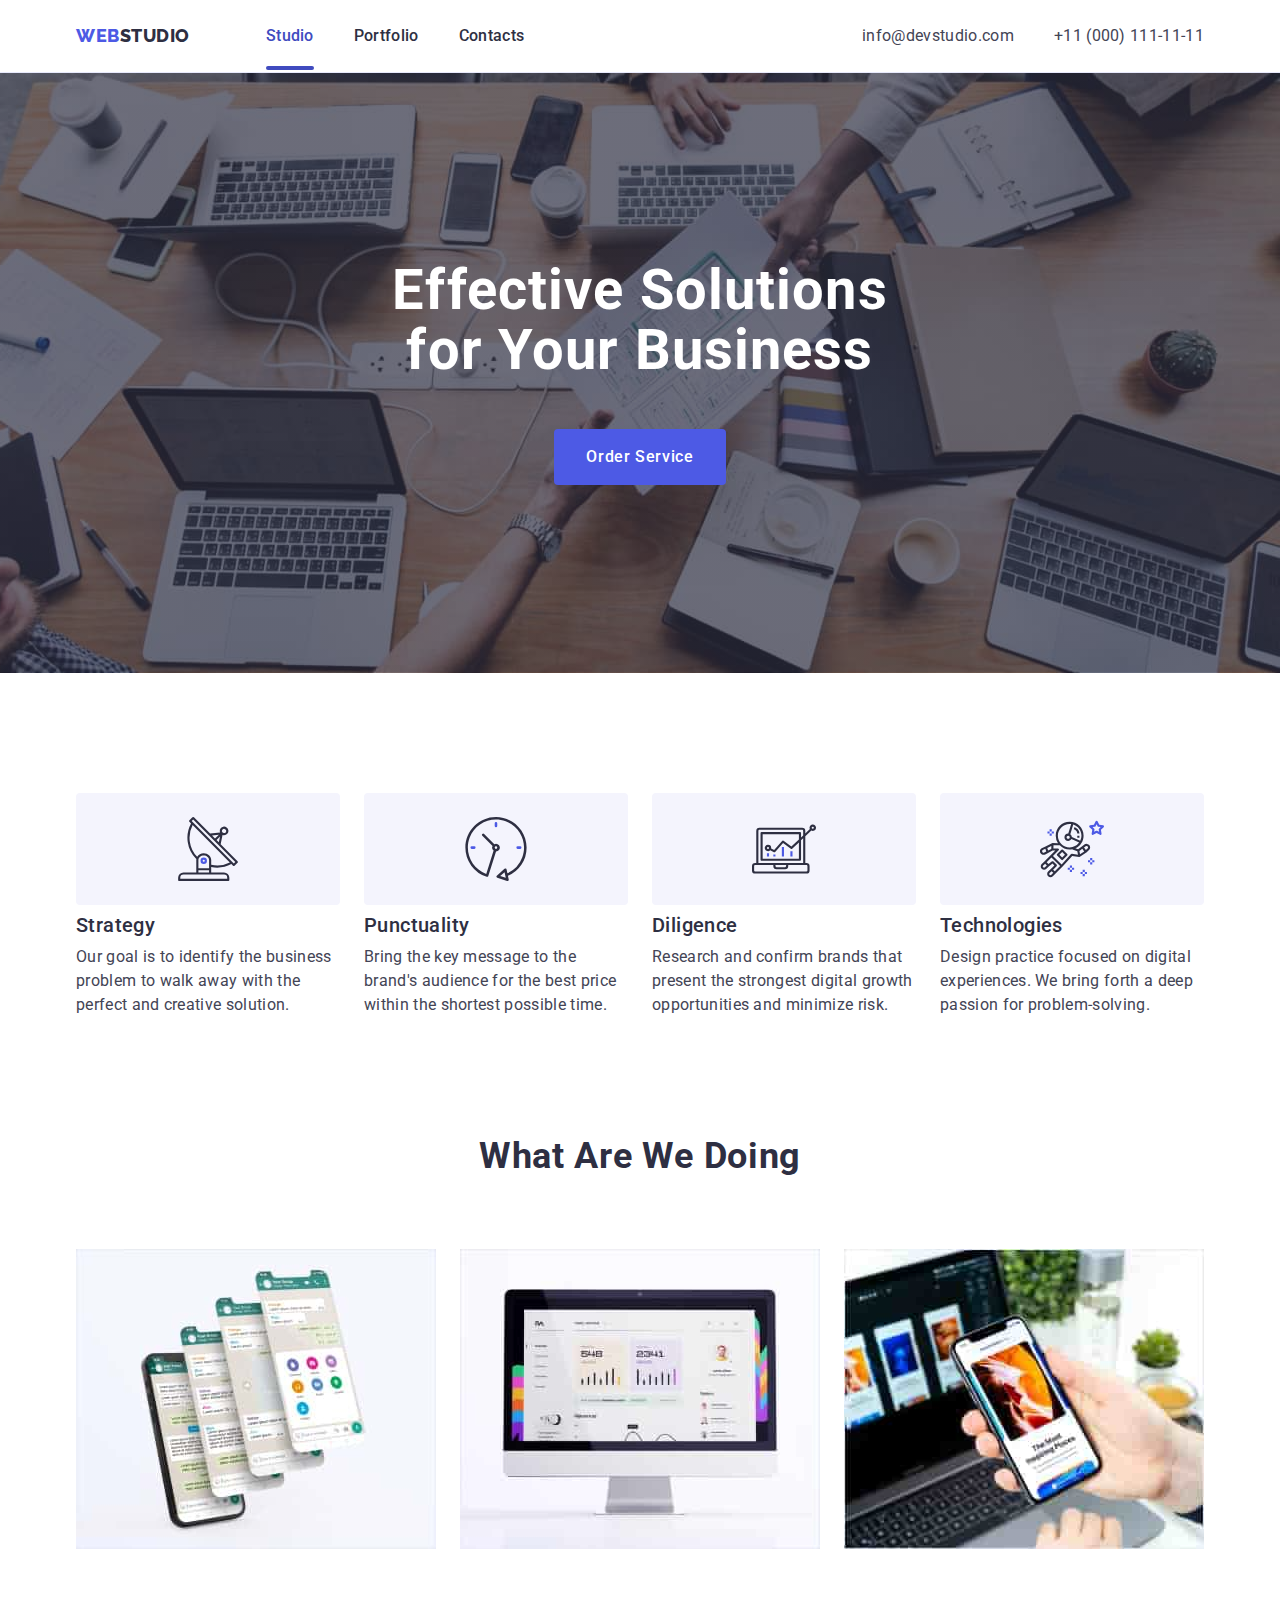
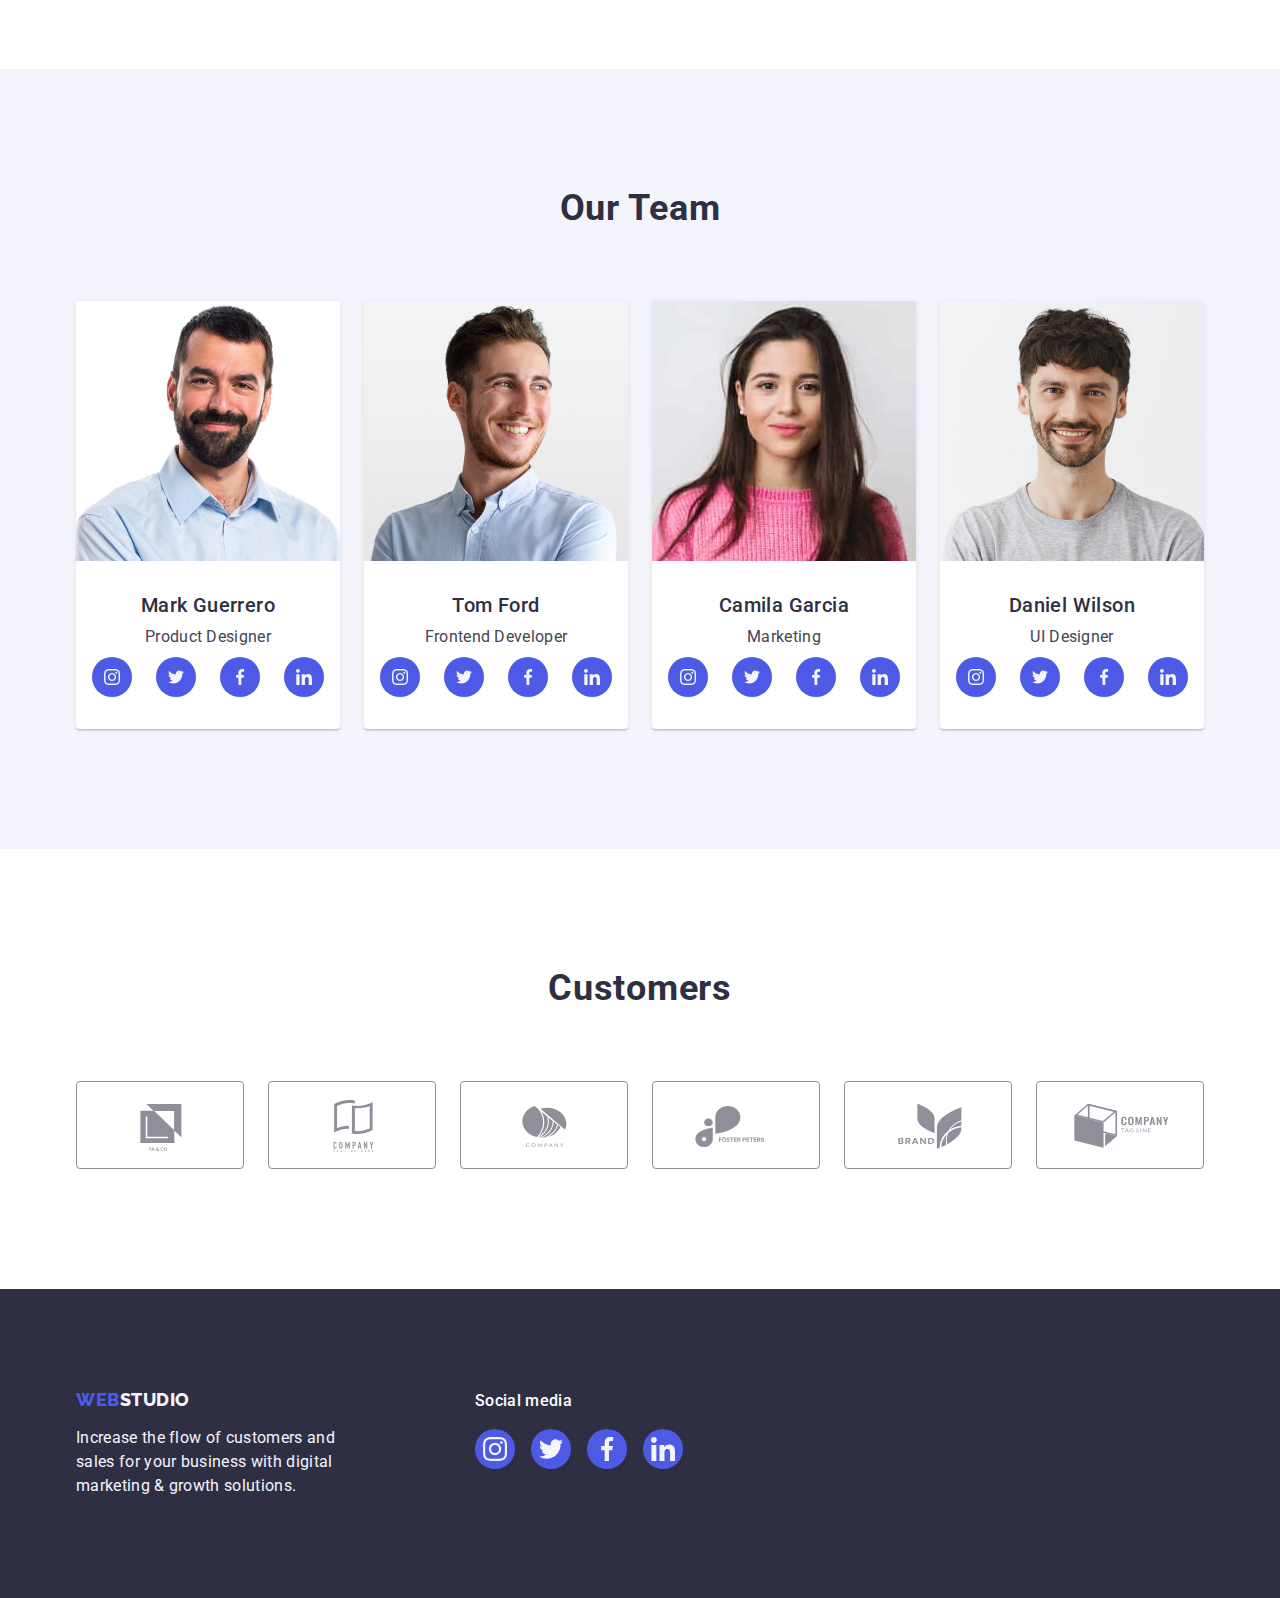
<file: index.html>
<!DOCTYPE html>
<html lang="en">
  <head>
    <meta charset="utf-8" />
    <meta name="description" content="Effective solutions for business" />
    <link rel="preconnect" href="https://fonts.googleapis.com" />
    <link rel="preconnect" href="https://fonts.gstatic.com" crossorigin />
    <link
      href="https://fonts.googleapis.com/css2?family=Raleway:wght@800&family=Roboto:wght@400;500;700;900&display=swap"
      rel="stylesheet"
    />
    <link
      rel="stylesheet"
      href="https://cdnjs.cloudflare.com/ajax/libs/modern-normalize/2.0.0/modern-normalize.min.css"
    />
    <link rel="stylesheet" href="./css/styles.css" />
    <title>Solutions for effective business</title>
  </head>
  <!--Header section-->
  <body class="page">
    <header class="header">
      <div class="header-container container">
        <nav class="header-nav">
          <a class="header-logo link" href="./index.html"
            >Web<span class="header-logo-span">Studio</span></a
          >
          <ul class="header-list list">
            <li class="header-item">
              <a class="header-link link active" href="./index.html">Studio</a>
            </li>
            <li class="header-item">
              <a class="header-link link" href="./portfolio.html">Portfolio</a>
            </li>
            <li class="header-item">
              <a class="header-link link" href="">Contacts</a>
            </li>
          </ul>
        </nav>
        <address class="address">
          <ul class="address-list list">
            <li class="address-item">
              <a class="header-contact link" href="mailto:info@devstudio.com"
                >info@devstudio.com</a
              >
            </li>
            <li class="address-item link">
              <a class="header-contact link" href="tel:+110001111111"
                >+11 (000) 111-11-11</a
              >
            </li>
          </ul>
        </address>
      </div>
    </header>
    <!--Main block-->
    <main class="main">
      <!--Hero section-->
      <section class="section hero">
        <div class="hero-container container">
          <h1 class="hero-title">
            Effective Solutions <br />for Your Business
          </h1>
          <button class="hero-btn" type="button" data-modal-open>
            Order Service
          </button>
        </div>
      </section>
      <!--Benefits section-->
      <section class="section benefits">
        <div class="container">
          <h2 hidden class="visually-hidden">Features</h2>
          <ul class="benefits-list list">
            <li class="benefits-item">
              <div class="block">
                <svg class="benefits-icon" width="64" height="64">
                  <use href="./images/icons.svg#icon-antenna"></use>
                </svg>
              </div>
              <h3 class="benefits-title">Strategy</h3>
              <p class="benefits-text">
                Our goal is to identify the business problem to walk away with
                the perfect and creative solution.
              </p>
            </li>
            <li class="benefits-item">
              <div class="block">
                <svg class="benefits-icon" width="64" height="64">
                  <use href="./images/icons.svg#icon-clock"></use>
                </svg>
              </div>
              <h3 class="benefits-title">Punctuality</h3>
              <p class="benefits-text">
                Bring the key message to the brand's audience for the best price
                within the shortest possible time.
              </p>
            </li>
            <li class="benefits-item">
              <div class="block">
                <svg class="benefits-icon" width="64" height="64">
                  <use href="./images/icons.svg#icon-diagram"></use>
                </svg>
              </div>
              <h3 class="benefits-title">Diligence</h3>
              <p class="benefits-text">
                Research and confirm brands that present the strongest digital
                growth opportunities and minimize risk.
              </p>
            </li>
            <li class="benefits-item">
              <div class="block">
                <svg class="benefits-icon" width="64" height="64">
                  <use href="./images/icons.svg#icon-astronaut"></use>
                </svg>
              </div>
              <h3 class="benefits-title">Technologies</h3>
              <p class="benefits-text">
                Design practice focused on digital experiences. We bring forth a
                deep passion for problem-solving.
              </p>
            </li>
          </ul>
        </div>
      </section>
      <!--Tech section-->
      <section class="section tech">
        <div class="container">
          <h2 class="tech-title">What are we doing</h2>
          <ul class="tech-list list">
            <li class="tech-item">
              <img
                class="tech-img"
                src="./images/technologies/img-1.jpg"
                alt="An open window in the computer"
                width="360"
              />
            </li>
            <li class="tech-item">
              <img
                class="tech-img"
                src="./images/technologies/img-2.jpg"
                alt="Open functions on the phone"
                width="360"
              />
            </li>
            <li class="tech-item">
              <img
                class="tech-img"
                src="./images/technologies/img-3.jpg"
                alt="An open program on the phone"
                width="360"
              />
            </li>
          </ul>
        </div>
      </section>
      <!--Team section-->
      <section class="section team">
        <div class="container">
          <h2 class="team-title">Our Team</h2>
          <ul class="team-list list">
            <li class="team-item">
              <img
                class="team-img"
                src="./images/teamcards/img-1.jpg"
                alt="The portrait of product designer"
                width="264"
              />
              <div class="card-name">
                <h3 class="team-name">Mark Guerrero</h3>
                <p class="team-text">Product Designer</p>
                <ul class="networks-list list">
                  <li class="networks-item">
                    <a href="" class="networks-link">
                      <svg class="networks-icon" width="16" height="16">
                        <use href="./images/icons.svg#icon-instagram"></use>
                      </svg>
                    </a>
                  </li>
                  <li class="networks-item">
                    <a href="" class="networks-link">
                      <svg class="networks-icon" width="16" height="16">
                        <use href="./images/icons.svg#icon-twitter"></use>
                      </svg>
                    </a>
                  </li>
                  <li class="networks-item">
                    <a href="" class="networks-link">
                      <svg class="networks-icon" width="16" height="16">
                        <use href="./images/icons.svg#icon-facebook"></use>
                      </svg>
                    </a>
                  </li>
                  <li class="networks-item">
                    <a href="" class="networks-link">
                      <svg class="networks-icon" width="16" height="16">
                        <use href="./images/icons.svg#icon-linkedin"></use>
                      </svg>
                    </a>
                  </li>
                </ul>
              </div>
            </li>
            <li class="team-item">
              <img
                class="team-img"
                src="./images/teamcards/img-2.jpg"
                alt="The portrait of frontend developer"
                width="264"
              />
              <div class="card-name">
                <h3 class="team-name">Tom Ford</h3>
                <p class="team-text">Frontend Developer</p>
                <ul class="networks-list list">
                  <li class="networks-item">
                    <a href="" class="networks-link">
                      <svg class="networks-icon" width="16" height="16">
                        <use href="./images/icons.svg#icon-instagram"></use>
                      </svg>
                    </a>
                  </li>
                  <li class="networks-item">
                    <a href="" class="networks-link">
                      <svg class="networks-icon" width="16" height="16">
                        <use href="./images/icons.svg#icon-twitter"></use>
                      </svg>
                    </a>
                  </li>
                  <li class="networks-item">
                    <a href="" class="networks-link">
                      <svg class="networks-icon" width="16" height="16">
                        <use href="./images/icons.svg#icon-facebook"></use>
                      </svg>
                    </a>
                  </li>
                  <li class="networks-item">
                    <a href="" class="networks-link">
                      <svg class="networks-icon" width="16" height="16">
                        <use href="./images/icons.svg#icon-linkedin"></use>
                      </svg>
                    </a>
                  </li>
                </ul>
              </div>
            </li>
            <li class="team-item">
              <img
                class="team-img"
                src="./images/teamcards/img-3.jpg"
                alt="The portrait of a marketing employee"
                width="264"
              />
              <div class="card-name">
                <h3 class="team-name">Camila Garcia</h3>
                <p class="team-text">Marketing</p>
                <ul class="networks-list list">
                  <li class="networks-item">
                    <a href="" class="networks-link">
                      <svg class="networks-icon" width="16" height="16">
                        <use href="./images/icons.svg#icon-instagram"></use>
                      </svg>
                    </a>
                  </li>
                  <li class="networks-item">
                    <a href="" class="networks-link">
                      <svg class="networks-icon" width="16" height="16">
                        <use href="./images/icons.svg#icon-twitter"></use>
                      </svg>
                    </a>
                  </li>
                  <li class="networks-item">
                    <a href="" class="networks-link">
                      <svg class="networks-icon" width="16" height="16">
                        <use href="./images/icons.svg#icon-facebook"></use>
                      </svg>
                    </a>
                  </li>
                  <li class="networks-item">
                    <a href="" class="networks-link">
                      <svg class="networks-icon" width="16" height="16">
                        <use href="./images/icons.svg#icon-linkedin"></use>
                      </svg>
                    </a>
                  </li>
                </ul>
              </div>
            </li>
            <li class="team-item">
              <img
                class="team-img"
                src="./images/teamcards/img-4.jpg"
                alt="The portrait of UI designer"
                width="264"
              />
              <div class="card-name">
                <h3 class="team-name">Daniel Wilson</h3>
                <p class="team-text">UI Designer</p>
                <ul class="networks-list list">
                  <li class="networks-item">
                    <a href="" class="networks-link">
                      <svg class="networks-icon" width="16" height="16">
                        <use href="./images/icons.svg#icon-instagram"></use>
                      </svg>
                    </a>
                  </li>
                  <li class="networks-item">
                    <a href="" class="networks-link">
                      <svg class="networks-icon" width="16" height="16">
                        <use href="./images/icons.svg#icon-twitter"></use>
                      </svg>
                    </a>
                  </li>
                  <li class="networks-item">
                    <a href="" class="networks-link">
                      <svg class="networks-icon" width="16" height="16">
                        <use href="./images/icons.svg#icon-facebook"></use>
                      </svg>
                    </a>
                  </li>
                  <li class="networks-item">
                    <a href="" class="networks-link">
                      <svg class="networks-icon" width="16" height="16">
                        <use href="./images/icons.svg#icon-linkedin"></use>
                      </svg>
                    </a>
                  </li>
                </ul>
              </div>
            </li>
          </ul>
        </div>
      </section>
      <!--Clients section-->
      <section class="clients-section">
        <div class="clients-container container">
          <h2 class="clients-title">Customers</h2>
          <ul class="clients-list list">
            <li class="clients-item">
              <a class="clients-link" href="" aria-label="Logo 1">
                <svg class="clients-icon" width="104" height="56">
                  <use href="./images/icons.svg#icon-logo-1"></use>
                </svg>
              </a>
            </li>
            <li class="clients-item">
              <a class="clients-link" href="" aria-label="Logo 2">
                <svg class="clients-icon" width="104" height="56">
                  <use href="./images/icons.svg#icon-logo-2"></use>
                </svg>
              </a>
            </li>
            <li class="clients-item">
              <a class="clients-link" href="" aria-label="Logo 3">
                <svg class="clients-icon" width="104" height="56">
                  <use href="./images/icons.svg#icon-logo-3"></use>
                </svg>
              </a>
            </li>
            <li class="clients-item">
              <a class="clients-link" href="" aria-label="Logo 4">
                <svg class="clients-icon" width="104" height="56">
                  <use href="./images/icons.svg#icon-logo-4"></use>
                </svg>
              </a>
            </li>
            <li class="clients-item">
              <a class="clients-link" href="" aria-label="Logo 5">
                <svg class="clients-icon" width="104" height="56">
                  <use href="./images/icons.svg#icon-logo-5"></use>
                </svg>
              </a>
            </li>
            <li class="clients-item">
              <a class="clients-link" href="" aria-label="Logo 6">
                <svg class="clients-icon" width="104" height="56">
                  <use href="./images/icons.svg#icon-logo-6"></use>
                </svg>
              </a>
            </li>
          </ul>
        </div>
      </section>
    </main>
    <!--Footer section-->
    <footer class="footer">
      <div class="footer-container container">
        <div class="logo-container">
          <a class="footer-logo link" href="./index.html"
            >Web<span class="footer-logo-span">Studio</span>
          </a>
          <p class="footer-text">
            Increase the flow of customers and sales for your business with
            digital marketing & growth solutions.
          </p>
        </div>
        <div class="container">
          <p class="social-text">Social media</p>
          <ul class="footer-list list">
            <li class="footer-item">
              <a href="" class="footer-link">
                <svg class="footer-icon" width="24" height="24">
                  <use href="./images/icons.svg#icon-instagram"></use>
                </svg>
              </a>
            </li>
            <li class="footer-item">
              <a href="" class="footer-link">
                <svg class="footer-icon" width="24" height="24">
                  <use href="./images/icons.svg#icon-twitter"></use>
                </svg>
              </a>
            </li>
            <li class="footer-item">
              <a href="" class="footer-link">
                <svg class="footer-icon" width="24" height="24">
                  <use href="./images/icons.svg#icon-facebook"></use>
                </svg>
              </a>
            </li>
            <li class="footer-item">
              <a href="" class="footer-link">
                <svg class="footer-icon" width="24" height="24">
                  <use href="./images/icons.svg#icon-linkedin"></use>
                </svg>
              </a>
            </li>
          </ul>
        </div>
      </div>
    </footer>
    <!--Modal section-->
    <div class="backdrop is-hidden" data-modal>
      <div class="modal">
        <button class="modal-btn" type="button" data-modal-close>
          <svg class="modal-icon" width="8" height="8">
            <use href="./images/icons.svg#icon-close"></use>
          </svg>
        </button>
        <strong class="modal-caption"
          >Leave your contacts and we will call you back</strong
        >
        <form class="modal-form" name="review_form">
          <label class="modal-form-field">
            <span class="modal-form-label">Name</span>
            <input class="modal-form-input" type="text" name="user_name" />
          </label>
          <label class="modal-form-field">
            <span class="modal-form-label">Phone</span>
            <input class="modal-form-input" type="tel" name="user_phone" />
          </label>
          <label class="modal-form-field">
            <span class="modal-form-label">Email</span> 
            <input class="modal-form-input" type="email" name="user_email" />
          </label>  
        <button type="submit">Send</button> 
      </div>
      
      </form>
    </div>
    <script src="./js/modal.js"></script>
  </body>
</html>
</file>
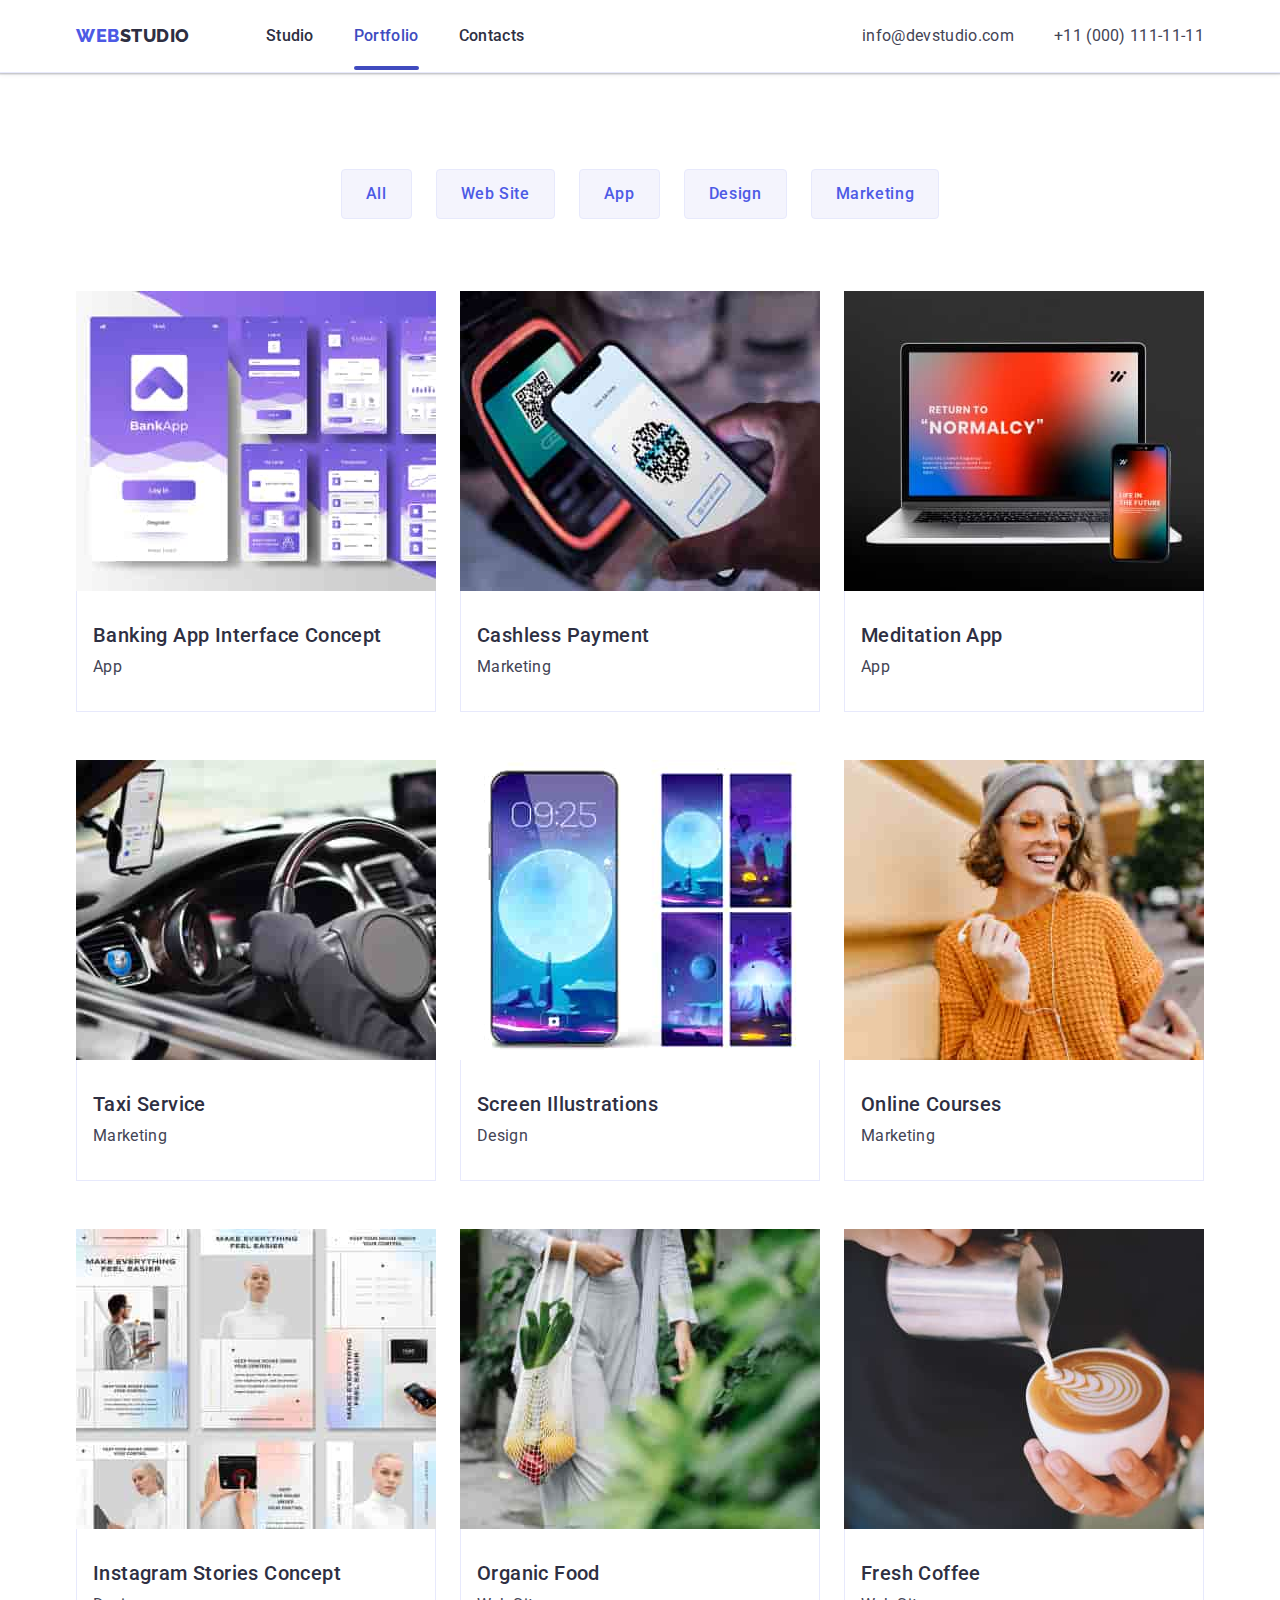
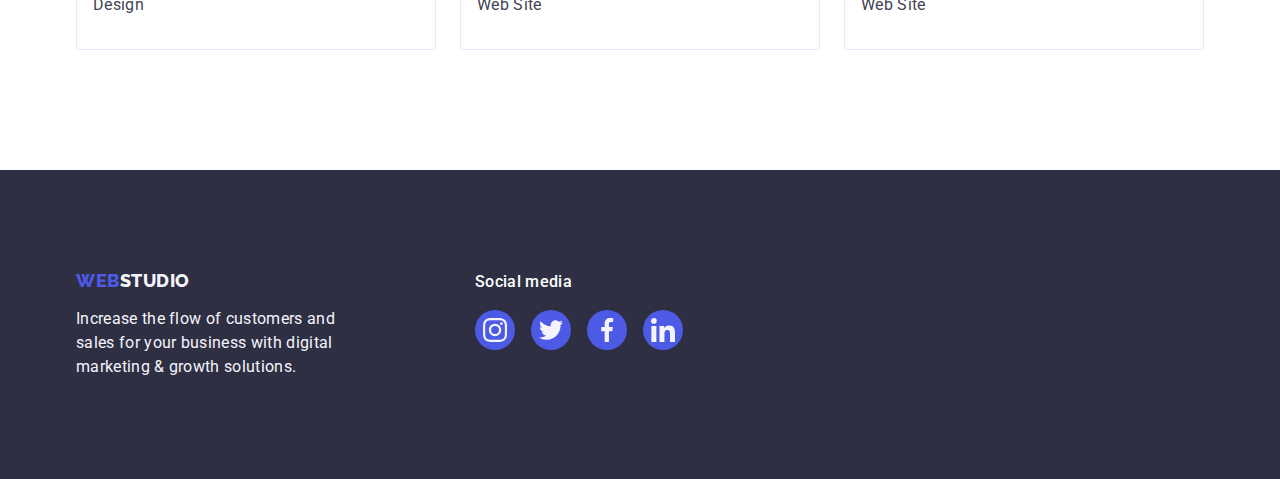
<file: portfolio.html>
<!DOCTYPE html>
<html lang="en">
  <head>
    <meta charset="utf-8" />
    <meta name="description" content="Portfolio" />
    <link rel="preconnect" href="https://fonts.googleapis.com" />
    <link rel="preconnect" href="https://fonts.gstatic.com" crossorigin />
    <link
      href="https://fonts.googleapis.com/css2?family=Raleway:wght@800&family=Roboto:wght@400;500;700;900&display=swap"
      rel="stylesheet"
    />
    <link
      rel="stylesheet"
      href="https://cdnjs.cloudflare.com/ajax/libs/modern-normalize/2.0.0/modern-normalize.min.css"
    />
    <link rel="stylesheet" href="./css/styles.css" />
    <title>WebStudio portfolio</title>
  </head>
  <body>
    <!--Header section-->
    <header class="header">
      <div class="header-container container">
        <nav class="header-nav">
          <a class="header-logo link" href="./index.html"
            >Web<span class="header-logo-span">Studio</span></a
          >
          <ul class="header-list list">
            <li class="header-item">
              <a class="header-link link" href="./index.html">Studio</a>
            </li>
            <li class="header-item">
              <a class="header-link link active" href="./portfolio.html"
                >Portfolio</a
              >
            </li>
            <li class="header-item">
              <a class="header-link link" href="">Contacts</a>
            </li>
          </ul>
        </nav>
        <address class="address">
          <ul class="address-list list">
            <li class="address-item">
              <a class="header-contact link" href="mailto:info@devstudio.com"
                >info@devstudio.com</a
              >
            </li>
            <li class="address-item">
              <a class="header-contact link" href="tel:+110001111111"
                >+11 (000) 111-11-11</a
              >
            </li>
          </ul>
        </address>
      </div>
    </header>
    <main>
      <!--App search-->
      <section class="app search">
        <div class="container">
          <h1 hidden class="visually-hidden">Features</h1>
          <ul class="searcch-list list">
            <li class="search-item">
              <button class="search-btn" type="button">All</button>
            </li>
            <li class="search-item">
              <button class="search-btn" type="button">Web Site</button>
            </li>
            <li class="search-item">
              <button class="search-btn" type="button">App</button>
            </li>
            <li class="search-item">
              <button class="search-btn" type="button">Design</button>
            </li>
            <li class="search-item">
              <button class="search-btn" type="button">Marketing</button>
            </li>
          </ul>
          <ul class="app-list list">
            <li class="app-item">
              <a class="app-link link" href="">
                <div class="wrapper">
                  <img
                    class="app-img"
                    src="./images/portfolio/img-1.jpg"
                    alt="Banking app"
                    width="360"
                  />
                  <p class="overlay">
                    14 Stylish and User-Friendly App Design Concepts · Task
                    Manager App · Calorie Tracker App · Exotic Fruit Ecommerce
                    App · Cloud Storage App
                  </p>
                </div>
                <div class="app-content">
                  <h2 class="app-title">Banking App Interface Concept</h2>
                  <p class="app-text">App</p>
                </div>
              </a>
            </li>
            <li class="app-item">
              <a class="app-link link" href="">
                <div class="wrapper">
                  <img
                    class="app-img"
                    src="./images/portfolio/img-2.jpg"
                    alt="Way of payment"
                    width="360"
                  />
                  <p class="overlay">
                    14 Stylish and User-Friendly App Design Concepts · Task
                    Manager App · Calorie Tracker App · Exotic Fruit Ecommerce
                    App · Cloud Storage App
                  </p>
                </div>
                <div class="app-content">
                  <h2 class="app-title">Cashless Payment</h2>
                  <p class="app-text">Marketing</p>
                </div>
              </a>
            </li>
            <li class="app-item">
              <a class="app-link link" href="">
                <div class="wrapper">
                  <img
                    class="app-img"
                    src="./images/portfolio/img-3.jpg"
                    alt="Maditation app"
                    width="360"
                  />
                  <p class="overlay">
                    14 Stylish and User-Friendly App Design Concepts · Task
                    Manager App · Calorie Tracker App · Exotic Fruit Ecommerce
                    App · Cloud Storage App
                  </p>
                </div>
                <div class="app-content">
                  <h2 class="app-title">Meditation App</h2>
                  <p class="app-text">App</p>
                </div>
              </a>
            </li>
            <li class="app-item">
              <a class="app-link link" href="">
                <div class="wrapper">
                  <img
                    class="app-img"
                    src="./images/portfolio/img-4.jpg"
                    alt="Taxi service"
                    width="360"
                  />
                  <p class="overlay">
                    14 Stylish and User-Friendly App Design Concepts · Task
                    Manager App · Calorie Tracker App · Exotic Fruit Ecommerce
                    App · Cloud Storage App
                  </p>
                </div>
                <div class="app-content">
                  <h2 class="app-title">Taxi Service</h2>
                  <p class="app-text">Marketing</p>
                </div>
              </a>
            </li>
            <li class="app-item">
              <a class="app-link link" href="">
                <div class="wrapper">
                  <img
                    class="app-img"
                    src="./images/portfolio/img-5.jpg"
                    alt="Pictures on the screen"
                    width="360"
                  />
                  <p class="overlay">
                    14 Stylish and User-Friendly App Design Concepts · Task
                    Manager App · Calorie Tracker App · Exotic Fruit Ecommerce
                    App · Cloud Storage App
                  </p>
                </div>
                <div class="app-content">
                  <h2 class="app-title">Screen Illustrations</h2>
                  <p class="app-text">Design</p>
                </div>
              </a>
            </li>
            <li class="app-item">
              <a class="app-link link" href="">
                <div class="wrapper">
                  <img
                    class="app-img"
                    src="./images/portfolio/img-6.jpg"
                    alt="The girl is looking for online curses"
                    width="360"
                  />
                  <p class="overlay">
                    14 Stylish and User-Friendly App Design Concepts · Task
                    Manager App · Calorie Tracker App · Exotic Fruit Ecommerce
                    App · Cloud Storage App
                  </p>
                </div>
                <div class="app-content">
                  <h2 class="app-title">Online Courses</h2>
                  <p class="app-text">Marketing</p>
                </div>
              </a>
            </li>
            <li class="app-item">
              <a class="app-link link" href="">
                <div class="wrapper">
                  <img
                    class="app-img"
                    src="./images/portfolio/img-7.jpg"
                    alt="Different types of instsgram stories"
                    width="360"
                  />
                  <p class="overlay">
                    14 Stylish and User-Friendly App Design Concepts · Task
                    Manager App · Calorie Tracker App · Exotic Fruit Ecommerce
                    App · Cloud Storage App
                  </p>
                </div>
                <div class="app-content">
                  <h2 class="app-title">Instagram Stories Concept</h2>
                  <p class="app-text">Design</p>
                </div>
              </a>
            </li>
            <li class="app-item">
              <a class="app-link link" href="">
                <div class="wrapper">
                  <img
                    class="app-img"
                    src="./images/portfolio/img-8.jpg"
                    alt="Organic food in the bag"
                    width="360"
                  />
                  <p class="overlay">
                    14 Stylish and User-Friendly App Design Concepts · Task
                    Manager App · Calorie Tracker App · Exotic Fruit Ecommerce
                    App · Cloud Storage App
                  </p>
                </div>
                <div class="app-content">
                  <h2 class="app-title">Organic Food</h2>
                  <p class="app-text">Web Site</p>
                </div>
              </a>
            </li>
            <li class="app-item">
              <a class="app-link link" href="">
                <div class="wrapper">
                  <img
                    class="app-img"
                    src="./images/portfolio/img-9.jpg"
                    alt="Coffee with milk"
                    width="360"
                  />
                  <p class="overlay">
                    14 Stylish and User-Friendly App Design Concepts · Task
                    Manager App · Calorie Tracker App · Exotic Fruit Ecommerce
                    App · Cloud Storage App
                  </p>
                </div>
                <div class="app-content">
                  <h2 class="app-title">Fresh Coffee</h2>
                  <p class="app-text">Web Site</p>
                </div>
              </a>
            </li>
          </ul>
        </div>
      </section>
    </main>
    <!--Footer section-->
    <footer class="footer">
      <div class="footer-container container">
        <div class="logo-container">
          <a class="footer-logo link" href="./index.html"
            >Web<span class="footer-logo-span">Studio</span>
          </a>
          <p class="footer-text">
            Increase the flow of customers and sales for your business with
            digital marketing & growth solutions.
          </p>
        </div>
        <div class="container">
          <p class="social-text">Social media</p>
          <ul class="footer-list list">
            <li class="footer-item">
              <a href="" class="footer-link">
                <svg class="footer-icon" width="24" height="24">
                  <use href="./images/icons.svg#icon-instagram"></use>
                </svg>
              </a>
            </li>
            <li class="footer-item">
              <a href="" class="footer-link">
                <svg class="footer-icon" width="24" height="24">
                  <use href="./images/icons.svg#icon-twitter"></use>
                </svg>
              </a>
            </li>
            <li class="footer-item">
              <a href="" class="footer-link">
                <svg class="footer-icon" width="24" height="24">
                  <use href="./images/icons.svg#icon-facebook"></use>
                </svg>
              </a>
            </li>
            <li class="footer-item">
              <a href="" class="footer-link">
                <svg class="footer-icon" width="24" height="24">
                  <use href="./images/icons.svg#icon-linkedin"></use>
                </svg>
              </a>
            </li>
          </ul>
        </div>
      </div>
    </footer>
  </body>
</html>
</file>
<file: css/styles.css>
:root {
    --main-dark-cl: #434455;
    --main-white-bgd:#FFFFFF;
    --bright-blue-cl: #4D5AE5; 
    --dark-title-cl: #2E2F42;
    --dark-blue-bgd: #404bbf;
    --simple-white-cl: #F4F4FD;
    --border-white-cl: #e7e9fc;
    --lights-late-cl: #8E8F99;
    --networks-cl: #31d0aa;
    --modal-bdg: #fcfcfc;
  
}

/* Common styles */

body {
    font-family: "Roboto", sans-serif;
    color: var(--main-dark-cl);
    background-color: var(--main-white-bgd);
    font-size: 16px;
    line-height: 1.5;
}
   /* Reset */
h1,h2,h3,h4,h5,h6,p,ul {
    margin: 0;
}   
img {
    display: block;
    max-width: 100%;
    height: auto;
}

.list {
    list-style: none;
    margin: 0;
    padding: 0;
}
.link {
    text-decoration: none;
}
.container {
    width: 1158px;
    margin-left: auto;
    margin-right: auto;
    padding-left: 15px;
    padding-right: 15px;
}
.visually-hidden {
    position: absolute;
    width: 1px;
    height: 1px;
    margin: -1px;
    border: 0;
    padding: 0;
    white-space: nowrap;
    clip-path: inset(100%);
    clip: rect(0 0 0 0);
    overflow: hidden;
}    

/* Header styles */

.header {
    font-style: normal;
    border-bottom: 1px solid var(--border-white-cl);
    box-shadow: 0px 1px 6px 0px rgba(46, 47, 66, 0.08), 0px 1px 1px 0px rgba(46, 47, 66, 0.16), 0px 2px 1px 0px rgba(46, 47, 66, 0.08);
}
.header-container {
    display: flex;
    align-items: center;
    justify-content: space-between;
}
.header-nav {
    display: flex;
    align-items: center;
    padding: 24px 0;
}

.header-logo {
    font-family: 'Raleway', sans-serif;
    font-weight: 800;
    font-size: 18px;
    line-height: 1.17;
    letter-spacing: 0.03em;
    text-transform: uppercase;
    color: var(--bright-blue-cl);
    margin-right: 76px;
}

.header-logo-span {
    color: var(--dark-title-cl);
}
.header-list {
    display: flex;
    align-items: flex-start;
    gap: 40px;
}
.header-item {
    
}
.header-link {
    position: relative;
    font-weight: 500;
    font-size: 16px;
    line-height: 1.5;
    letter-spacing: 0.02em;
    color: var(--dark-title-cl);
    padding: 24px 0;
    transition-property: color;
    transition-duration: 250ms;
    transition-timing-function: cubic-bezier(0.4, 0, 0.2, 1);
}
.header-link.active::after {
    content: "";
    position: absolute;
    bottom: -1px;
    left: 0;
    display: block;
    width: 100%;
    height: 4px;
    background-color: var(--dark-blue-bgd);
    border-radius: 2px;
      
}
.header-link:hover,
.header-link:focus {
    color: var(--dark-blue-bgd);
} 
.active {
    color: var(--dark-blue-bgd);
}
.address {
    font-style: normal;
}
.address-list {
    display: flex;
    align-items: center;
    gap: 40px;
}

.header-contact {
    font-weight: 400;
    font-size: 16px;
    line-height: 1.5;
    letter-spacing: 0.02em;
    color: var(--main-dark-cl);
    transition-property: color;
    transition-duration: 250ms;
    transition-timing-function: cubic-bezier(0.4, 0, 0.2, 1);
}

.header-contact:hover,
.header-contact:focus {
    color: var(--dark-blue-bgd);
}


/* Hero styles */


.hero {
    max-width: 1440px;
    margin: 0 auto;
    background-color: var(--dark-title-cl);
    padding-top: 188px;
    padding-bottom: 188px;
    background-image: linear-gradient(rgba(46, 47, 66, 0.70), rgba(46, 47, 66, 0.70)), url(../images/technologies/office.jpg);
    background-repeat: no-repeat;
    background-position: center;
    background-size: cover;
}
.hero-container {
    
}

.hero-title {
    font-style: normal;
    font-weight: 700;
    font-size: 56px;
    line-height: 1.07;
    text-align: center;
    letter-spacing: 0.02em;
    color: var(--main-white-bgd);
    display: block;
    margin: 0 auto;
    margin-bottom: 48px;
    max-width: 496px;
}

.hero-btn {
    font-style: normal;
    font-weight: 500;
    font-size: 16px;
    line-height: 1.5;
    letter-spacing: 0.04em;
    background-color: var(--bright-blue-cl);
    color: var(--main-white-bgd);
    cursor: pointer;
    display: block;
    margin: 0 auto;
    min-width: 169px;
    height: 56px;
    border: none;
    border-radius: 4px;
    padding: 16px 32px;
    align-items: center;
    transition-property: background-color;
    transition-duration: 250ms;
    transition-timing-function: cubic-bezier(0.4, 0, 0.2, 1);
}
.hero-btn:hover,
.hero-btn:focus {
    background-color: var(--dark-blue-bgd);
}


/* Benefits styles */

.benefits {
    font-style: normal;
    letter-spacing: 0.02em;
    padding: 120px 0
}

.benefits-list {
    width: 100%;
    height: 100%;
    display: flex;
    justify-content: space-around;
    gap: 24px;
}

.benefits-item {
    width: calc((100% - 72px) / 4);
}

.benefits-title {
    font-weight: 500;
    font-size: 20px;
    line-height: 1.2;
    letter-spacing: 0.02em;
    color: var(--dark-title-cl);
    margin-bottom: 8px;
}

.benefits-text {
    font-weight: 400;
    font-size: 16px;
    line-height: 1.5;
}
.benefits-icon {  
    width: 64px;
    height: 64px;
}
.block {
    display: flex;
    justify-content: center;
    align-items: center;
    height: 112px;
    background-color: var(--simple-white-cl);
    border-radius: 4px;
    margin-bottom: 8px;
}

/* Tech section */

.section {}

.tech {
    padding-bottom: 120px;
}

.tech-title {
    font-style: normal;
    font-weight: 700;
    font-size: 36px;
    line-height: 1.11;
    text-align: center;
    letter-spacing: 0.02em;
    text-transform: capitalize;
    color: var(--dark-title-cl);
    margin-bottom: 72px;
}

.tech-list {
    display: flex;
    gap: 24px;
}

.tech-item {
}

.tech-img {
    gap: 24px;
}

/* Team section */

.section {}

.team {
    font-style: normal;
    background-color: var(--simple-white-cl);
    padding: 120px 0;

}

.team-title {
    font-weight: 700;
    font-size: 36px;
    line-height: 1.11;
    text-align: center;
    letter-spacing: 0.02em;
    text-transform: capitalize;
    color: var(--dark-title-cl);
    margin-bottom: 72px;
}

.team-list {
   display: flex;
   gap: 24px;
}

.team-item {
    background-color: var(--main-white-bgd);
    border-radius: 0px 0px 4px 4px;
    box-shadow: 0px 2px 1px 0px rgba(46, 47, 66, 0.08), 0px 1px 1px 0px rgba(46, 47, 66, 0.16), 0px 1px 6px 0px rgba(46, 47, 66, 0.08);
}

.team-img {
    
}

.team-name {
    font-weight: 500;
    font-size: 20px;
    line-height: 1.2;
    text-align: center;
    letter-spacing: 0.02em;
    color: var(--dark-title-cl);
    margin-bottom: 8px;
    text-align: center;
}

.team-text {
    font-weight: 400;
    font-size: 16px;
    line-height: 1.5;
    text-align: center;
    letter-spacing: 0.02em;
    text-align: center;
    margin-bottom: 8px;
}
.card-name {
    padding: 32px 0px;
}
.networks-list {
    display: flex;
    justify-content: center;
    align-items: center;
    gap: 24px;
}

.networks-item {
    width: 40px;
    height: 40px;
}

.networks-link {
    width: 100%;
    height: 100%;
    display: flex;
    align-items: center;
    justify-content: center;
    background-color: var(--bright-blue-cl);
    border-radius: 50%;
    transition: background-color 250ms cubic-bezier(0.4, 0, 0.2, 1);
}

.networks-icon {
    display: block;
    margin: 0 auto;
    fill: var(--simple-white-cl)
}
.networks-link:hover,
.networks-link:focus {
    background-color: var(--dark-blue-bgd)
}
/* Clients*/

.clients-section {
    padding: 120px 0;
}
.clients-title {
    font-weight: 700;
    font-size: 36px;
    line-height: 1.11;
    text-align: center;
    letter-spacing: 0.02em;
    text-transform: capitalize;
    color: var(--dark-title-cl);
    margin-bottom: 72px;
}
.clients-list {
    display: flex;
    justify-content: center;
    gap: 24px;
}

.clients-item {
    width: calc((100% - 120px) / 6);
    

}

.clients-link {
    color: var(--lights-late-cl);
    display: flex;
    justify-content: center;
    align-items: center;
    border-radius: 4px;
    border: 1px solid var(--lights-late-cl);
    width: 168px;
    height: 88px;
    transition: border-color 250ms cubic-bezier(0.4, 0, 0.2, 1), color 250ms cubic-bezier(0.4, 0, 0.2, 1);
}
.clients-icon {
    fill: currentColor;
}
.clients-link:hover {
    border-color: var(--dark-blue-bgd);
    color: var(--dark-blue-bgd);
}

.clients-link:focus {
    border-color: var(--dark-blue-bgd);
    color: var(--dark-blue-bgd);

}

/* Footer section */

.footer {
    background: var(--dark-title-cl);
    padding-top: 100px;
    padding-bottom: 100px;
}

.footer-container {
    display: flex;
    align-items: baseline;
    gap: 120px; 
}
.logo-container {
}
.footer-logo {
    font-family: 'Raleway', sans-serif;
    font-weight: 800;
    font-size: 18px;
    line-height: 1.17;
    letter-spacing: 0.03em;
    text-transform: uppercase;
    color: var(--bright-blue-cl);
    display: inline-block;
    margin-bottom: 16px;

}

.footer-logo-span {
    color: var(--simple-white-cl);
}

.footer-text {
    width: 264px;
    font-style: normal;
    font-weight: 400;
    font-size: 16px;
    line-height: 1.5;
    letter-spacing: 0.02em;
    color: var(--simple-white-cl);
    
}

.footer-list {
    display: flex;
    justify-content: flex-start;
    align-items: center;
    gap: 16px;
}
.social-text {
    font-size: 16px;
    font-weight: 500;
    line-height: 1.5;
    letter-spacing: 0.02em;
    color: var(--main-white-bgd);
    margin-bottom: 16px; 
}

.footer-item {
    width: 40px;
    height: 40px;
    border-radius: 50%;
}


.footer-link {
    width: 100%;
    height: 100%;
    border-radius: 50%;
    display: flex;
    align-items: center;
    justify-content: center;
    background-color: var(--bright-blue-cl);
    transition: background-color 250ms cubic-bezier(0.4, 0, 0.2, 1);
}

.footer-icon {
    fill: var(--simple-white-cl)
}
.footer-link:hover,
.footer-link:focus {
    background-color: var(--networks-cl);
}

/* App search */

.app {
    padding-top: 96px;
    padding-bottom: 120px;
}

.search {
    padding-top: 96px;
    padding-bottom: 120px;
}

.searcch-list {
   display: flex;
   align-items: center;
   justify-content: center;
   gap: 24px;
   margin-bottom: 72px;
   
}

.search-item {}

.search-btn {
    font-style: normal;
    font-weight: 500;
    font-size: 16px;
    line-height: 1.5;
    text-align: center;
    letter-spacing: 0.04em;
    color: var(--bright-blue-cl);
    background-color: var(--simple-white-cl);
    cursor: pointer;
    padding: 12px 24px;
    border: 1px solid var(--border-white-cl);
    border-radius: 4px;
    transition-property: color, background-color, border, border-radius;
    transition-duration: 250ms;
    transition-timing-function: cubic-bezier(0.4, 0, 0.2, 1);
}
.search-btn:hover,
.search-btn:focus {
    color: var(--main-white-bgd);
    background-color: var(--dark-blue-bgd);
    border: 1px solid transparent;
    border-radius: 4px;
}


.app-list {
    display: flex;
    flex-wrap: wrap;
    row-gap: 48px;
    column-gap: 24px;
}

.app-item {
    width: calc((100% - 48px) / 3);
}

.app-content {
    padding: 32px 16px;
    border: 1px solid var(--border-white-cl);
    border-top: none;
}

.app-title {
    font-style: normal;
    font-weight: 500;
    font-size: 20px;
    line-height: 1.2;
    letter-spacing: 0.02em;
    color: var(--dark-title-cl);
    margin-bottom: 8px;
}

.app-text {
    font-style: normal;
    font-weight: 400;
    font-size: 16px;
    line-height: 1.5;
    letter-spacing: 0.02em;
    color: var(--main-dark-cl);
}
/* Overlay */
.wrapper {
    position: relative;
    overflow: hidden;
    
}

.app-img {}

.overlay {
    position: absolute;
    top:0;
    left:0;
    width: 100%;
    height: 100%;
    color: var(--simple-white-cl);
    background: var(--bright-blue-cl);
    font-size: 16px;
    font-style: normal;
    font-weight: 400;
    line-height: 24px;
    letter-spacing: 0.32px;
    padding: 40px 32px 164px;
    transform: translateY(100%);
    transition: transform 250ms cubic-bezier(0.4, 0, 0.2, 1);
    
}
.app-item:hover .overlay {
    transform: translateY(0);
}

/* Modal styles */
.backdrop {
    position: fixed;
    top: 0;
    left: 0;
    width: 100%;
    height: 100%;
    background-color:rgba(46, 47, 66, 0.4);
    transition: opacity 250ms cubic-bezier(0.4, 0, 0.2, 1), visibility 250ms cubic-bezier(0.4, 0, 0.2, 1);
}
.backdrop.is-hidden {
    opacity: 0;
    visibility: hidden;
    pointer-events: none;
}

.modal {
    padding: 72px 24px 24px;
    position: absolute;
    top: 50%;
    left :50%;
    width: 408px;
    min-height: 584px;
    flex-shrink: 0;
    border-radius: 4px;
    background-color: var(--modal-bdg);
    box-shadow: 0px 2px 1px 0px rgba(0, 0, 0, 0.20), 0px 1px 3px 0px rgba(0, 0, 0, 0.12), 0px 1px 1px 0px rgba(0, 0, 0, 0.14);
    transform: translateX(-50%) translateY(-50%);
    transition: transform 250ms cubic-bezier(0.4, 0, 0.2, 1);
    
}
.modal-btn{
    position: absolute;
    top: 24px;
    right: 24px;
    display: flex;
    justify-content: center;
    align-items: center;
    width: 24px;
    height: 24px;
    padding: 0;
    cursor: pointer;
    border-radius: 50%;
    border: 1px solid rgba(0, 0, 0, 0.10);
    background-color: var(--border-white-cl);
    transition: background-color 250ms cubic-bezier(0.4, 0, 0.2, 1), border 250ms cubic-bezier(0.4, 0, 0.2, 1);
}
.modal-btn:hover,
.modal-btn:focus {
    background-color: var(--dark-blue-bgd);
    border: none;
}
.modal-btn:hover,
.modal-btn:focus {
    fill: var(--main-white-bgd);
}
.modal-icon {
    stroke: var(--dark-title-cl);
    transition: fill 250ms cubic-bezier(0.4, 0, 0.2, 1);
}
.modal-caption {
    display: block;
    width: 360px;
    margin-bottom: 16px;;
    color: var(--dark-title-cl);
    text-align: center;
    font-style: normal;
    font-weight: 500;
    line-height: 1.5;
    letter-spacing: 0.32px;
}

.modal-form {
    
}

.modal-form-field {
    display: block;
    margin-bottom: 8px;
}

.modal-form-label {
    display: block;
    margin-bottom: 4px;
    color: var(--lights-late-cl);
    font-size: 12px;
    font-style: normal;
    font-weight: 400;
    line-height: 1.1;
    letter-spacing: 0.48px;
}

.modal-form-input {
    width: 100%;
    height: 40px;
    outline: transparent;
    border-radius: 4px;
    border: 1px solid rgba(46, 47, 66, 0.40);
}
</file>
